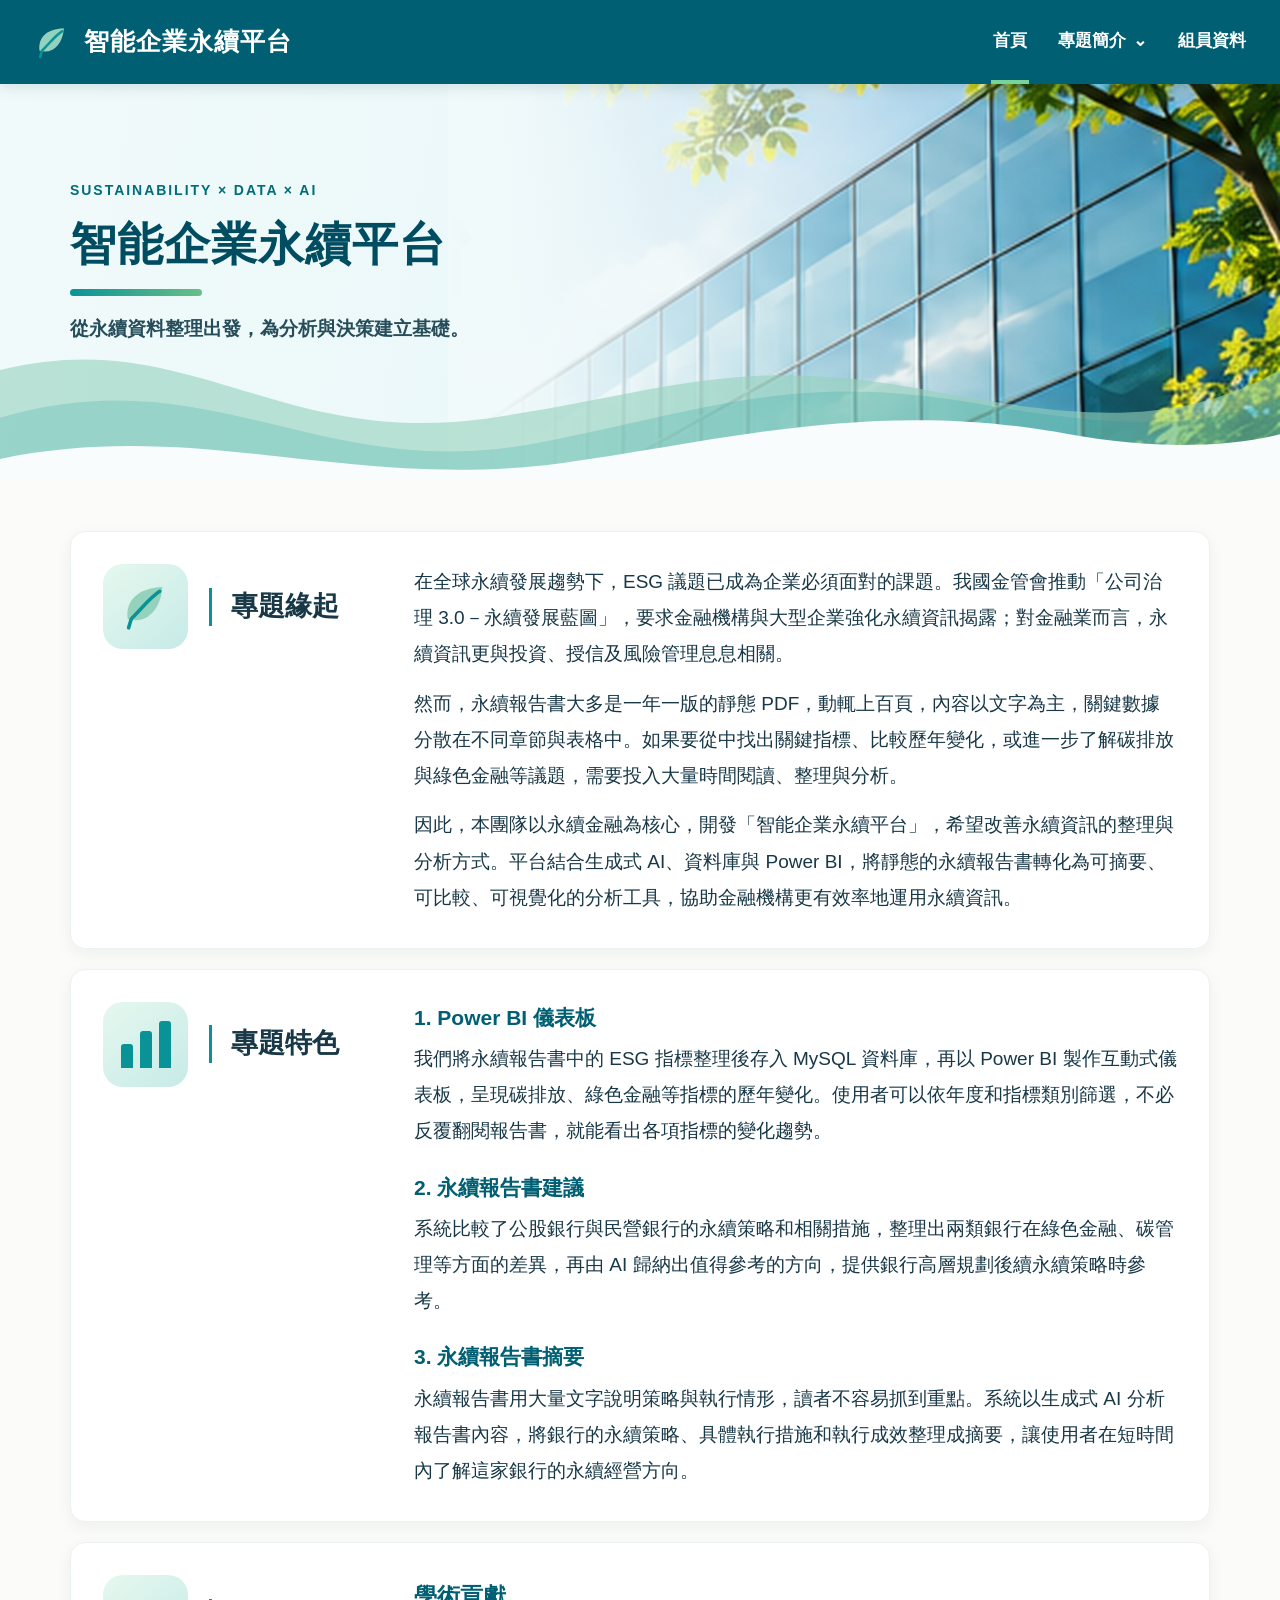
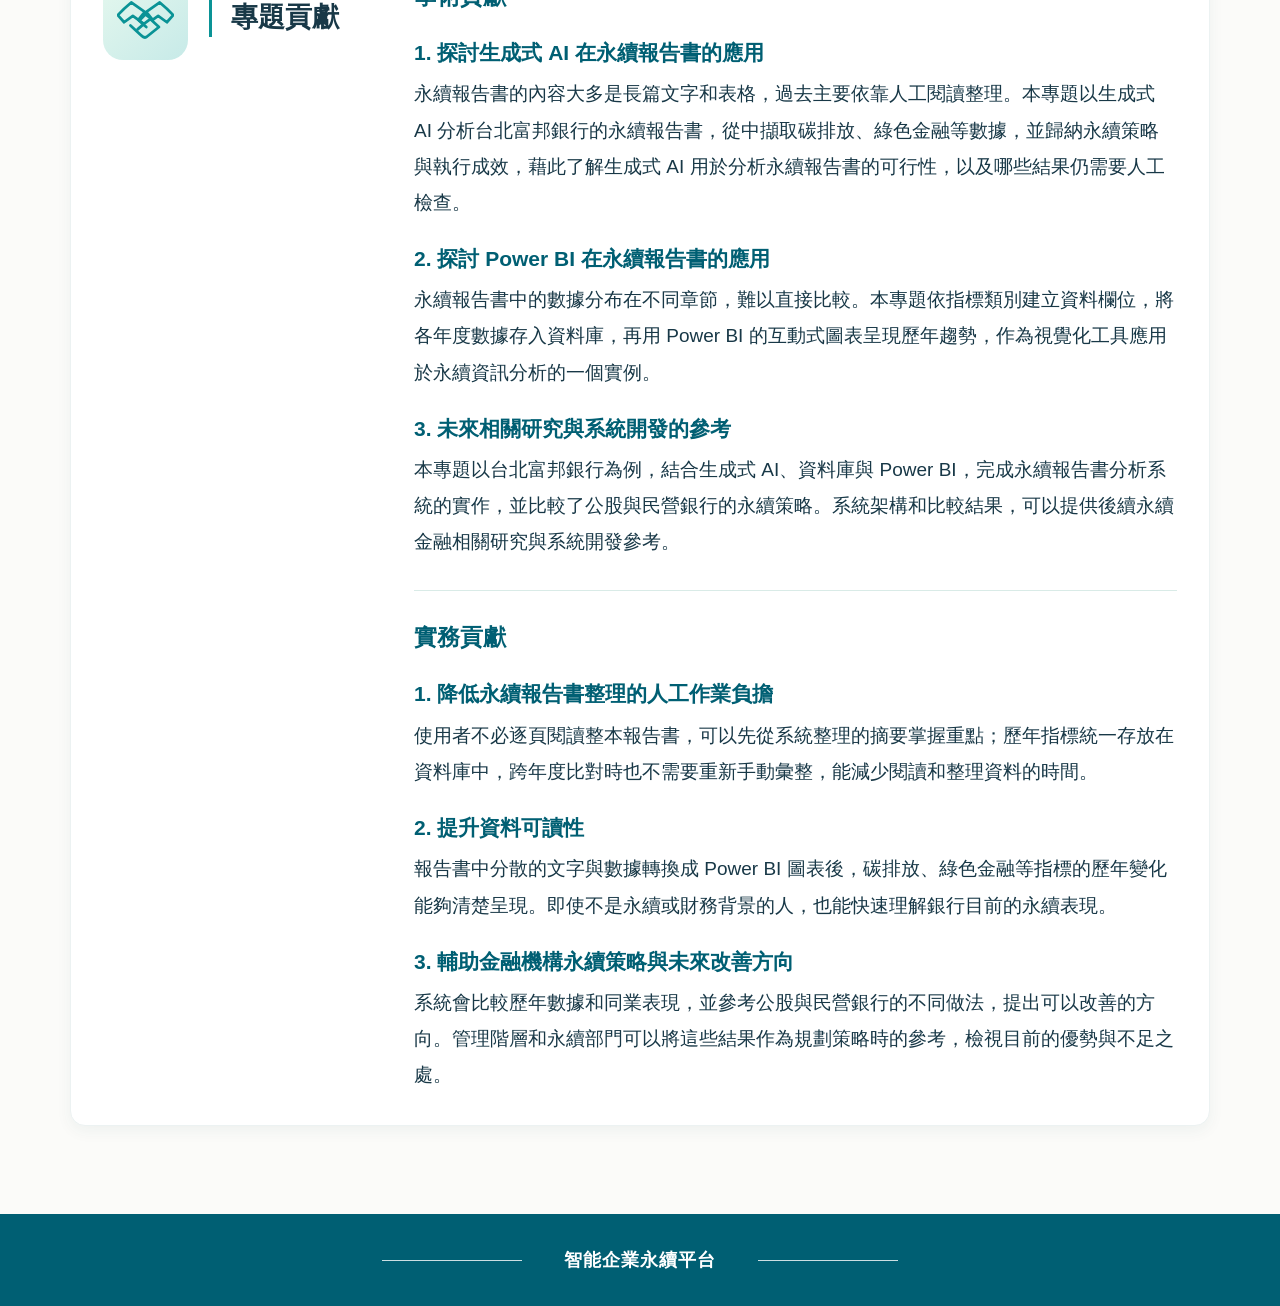
<file: index.htm>
<!DOCTYPE html>
<html lang="zh-Hant">
<head>
  <meta charset="UTF-8">
  <meta name="viewport" content="width=device-width, initial-scale=1.0">
  <meta name="description" content="智能企業永續平台：以 AI 輔助整理永續資料、人工確認並匯入 MySQL，為後續 Power BI 分析建立基礎。">
  <title>專題簡介｜智能企業永續平台</title>
  <link rel="stylesheet" href="style.css">
  <script src="script.js" defer></script>
</head>
<body>
  <a class="skip-link" href="#main">跳至主要內容</a>
  <header class="site-header">
    <div class="header-inner">
      <a class="brand" href="index.html"><img src="assets/leaf.svg" class="brand-leaf" alt=""><span>智能企業永續平台</span></a>
      <button class="menu-button" type="button" aria-expanded="false" aria-controls="main-nav" aria-label="開啟選單">☰</button>
      <nav class="nav" id="main-nav" aria-label="網站導覽">
        <a class="nav-link active" href="index.html" aria-current="page">首頁</a>
        <details class="nav-dropdown"><summary>專題簡介 <span class="arrow">⌄</span></summary>
          <div class="dropdown-list"><a href="index.html#origin">專題緣起</a><a href="index.html#features">專題特色</a><a href="index.html#contribution">專題貢獻</a></div>
        </details>
        <a class="nav-link" href="team.html">組員資料</a>

      </nav>
    </div>
  </header>
  <main id="main">
    <section class="hero" aria-label="首頁 Banner">
      <div class="hero-photo" aria-hidden="true"></div>
      <div class="hero-inner"><p class="hero-kicker">SUSTAINABILITY × DATA × AI</p><h1>智能企業永續平台</h1><span class="hero-underline"></span><p class="hero-subtitle">從永續資料整理出發，為分析與決策建立基礎。</p></div>
      <img class="hero-wave" src="assets/wave.svg" alt="">
    </section>
    <div class="home-sections container">
      <section class="intro-row" id="origin">
        <div class="intro-label"><div class="intro-icon" aria-hidden="true"><img src="assets/leaf.svg" alt=""></div><h2>專題緣起</h2></div>
        <div class="intro-copy"><p>在全球永續發展趨勢下，ESG 議題已成為企業必須面對的課題。我國金管會推動「公司治理 3.0－永續發展藍圖」，要求金融機構與大型企業強化永續資訊揭露；對金融業而言，永續資訊更與投資、授信及風險管理息息相關。</p><p>然而，永續報告書大多是一年一版的靜態 PDF，動輒上百頁，內容以文字為主，關鍵數據分散在不同章節與表格中。如果要從中找出關鍵指標、比較歷年變化，或進一步了解碳排放與綠色金融等議題，需要投入大量時間閱讀、整理與分析。</p><p>因此，本團隊以永續金融為核心，開發「智能企業永續平台」，希望改善永續資訊的整理與分析方式。平台結合生成式 AI、資料庫與 Power BI，將靜態的永續報告書轉化為可摘要、可比較、可視覺化的分析工具，協助金融機構更有效率地運用永續資訊。</p></div>
      </section>
      <section class="intro-row" id="features">
        <div class="intro-label"><div class="intro-icon" aria-hidden="true"><span class="bar-icon"><i></i><i></i><i></i></span></div><h2>專題特色</h2></div>
        <div class="intro-copy"><div class="content-item"><h3>1. Power BI 儀表板</h3><p>我們將永續報告書中的 ESG 指標整理後存入 MySQL 資料庫，再以 Power BI 製作互動式儀表板，呈現碳排放、綠色金融等指標的歷年變化。使用者可以依年度和指標類別篩選，不必反覆翻閱報告書，就能看出各項指標的變化趨勢。</p></div>
<div class="content-item"><h3>2. 永續報告書建議</h3><p>系統比較了公股銀行與民營銀行的永續策略和相關措施，整理出兩類銀行在綠色金融、碳管理等方面的差異，再由 AI 歸納出值得參考的方向，提供銀行高層規劃後續永續策略時參考。</p></div>
<div class="content-item"><h3>3. 永續報告書摘要</h3><p>永續報告書用大量文字說明策略與執行情形，讀者不容易抓到重點。系統以生成式 AI 分析報告書內容，將銀行的永續策略、具體執行措施和執行成效整理成摘要，讓使用者在短時間內了解這家銀行的永續經營方向。</p></div></div>
      </section>
      <section class="intro-row" id="contribution">
        <div class="intro-label"><div class="intro-icon" aria-hidden="true"><img src="assets/contribution.svg" alt=""></div><h2>專題貢獻</h2></div>
        <div class="intro-copy contribution-copy">
          <section class="contribution-group"><h3>學術貢獻</h3><div class="content-item"><h4>1. 探討生成式 AI 在永續報告書的應用</h4><p>永續報告書的內容大多是長篇文字和表格，過去主要依靠人工閱讀整理。本專題以生成式 AI 分析台北富邦銀行的永續報告書，從中擷取碳排放、綠色金融等數據，並歸納永續策略與執行成效，藉此了解生成式 AI 用於分析永續報告書的可行性，以及哪些結果仍需要人工檢查。</p></div>
<div class="content-item"><h4>2. 探討 Power BI 在永續報告書的應用</h4><p>永續報告書中的數據分布在不同章節，難以直接比較。本專題依指標類別建立資料欄位，將各年度數據存入資料庫，再用 Power BI 的互動式圖表呈現歷年趨勢，作為視覺化工具應用於永續資訊分析的一個實例。</p></div>
<div class="content-item"><h4>3. 未來相關研究與系統開發的參考</h4><p>本專題以台北富邦銀行為例，結合生成式 AI、資料庫與 Power BI，完成永續報告書分析系統的實作，並比較了公股與民營銀行的永續策略。系統架構和比較結果，可以提供後續永續金融相關研究與系統開發參考。</p></div></section>
          <section class="contribution-group"><h3>實務貢獻</h3><div class="content-item"><h4>1. 降低永續報告書整理的人工作業負擔</h4><p>使用者不必逐頁閱讀整本報告書，可以先從系統整理的摘要掌握重點；歷年指標統一存放在資料庫中，跨年度比對時也不需要重新手動彙整，能減少閱讀和整理資料的時間。</p></div>
<div class="content-item"><h4>2. 提升資料可讀性</h4><p>報告書中分散的文字與數據轉換成 Power BI 圖表後，碳排放、綠色金融等指標的歷年變化能夠清楚呈現。即使不是永續或財務背景的人，也能快速理解銀行目前的永續表現。</p></div>
<div class="content-item"><h4>3. 輔助金融機構永續策略與未來改善方向</h4><p>系統會比較歷年數據和同業表現，並參考公股與民營銀行的不同做法，提出可以改善的方向。管理階層和永續部門可以將這些結果作為規劃策略時的參考，檢視目前的優勢與不足之處。</p></div></section>
        </div>
      </section>

    </div>
</main>
  <footer class="site-footer"><span class="footer-line"></span><span>智能企業永續平台</span><span class="footer-line"></span></footer>
</body>
</html>
</file>
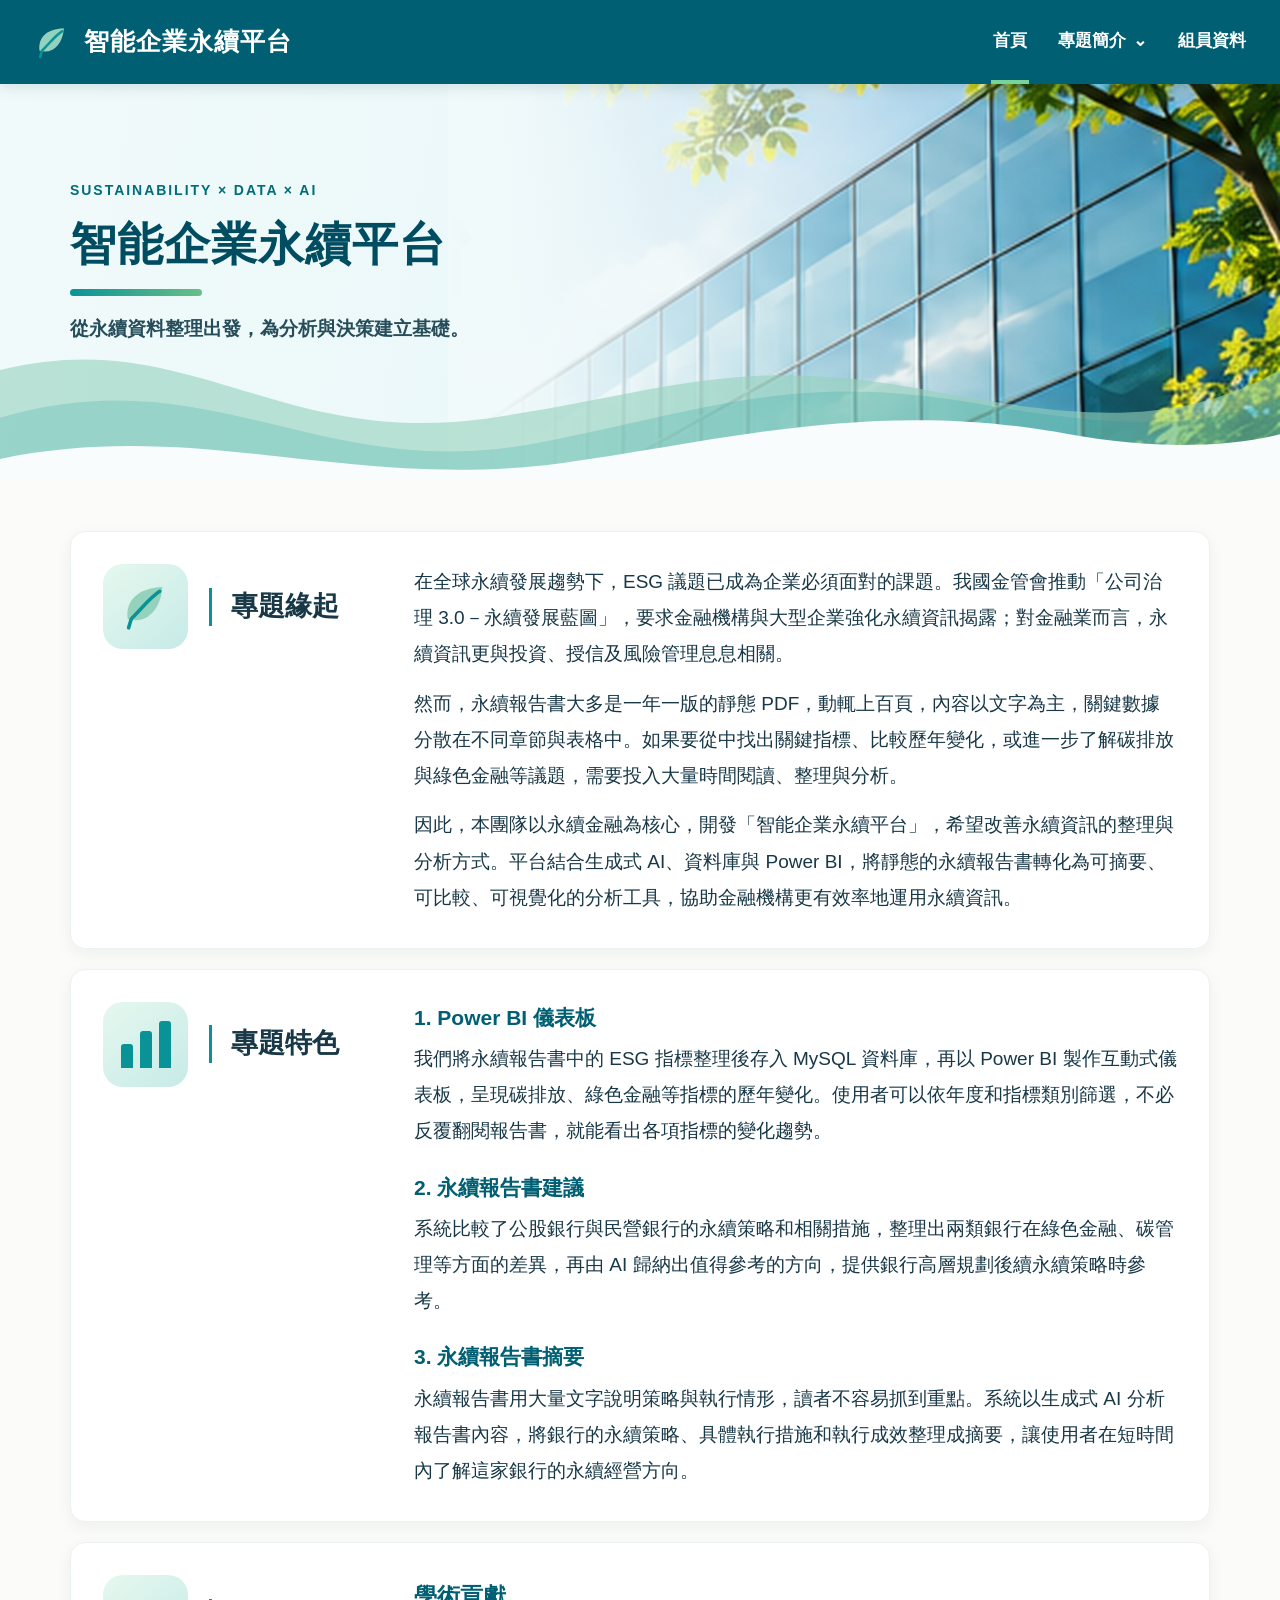
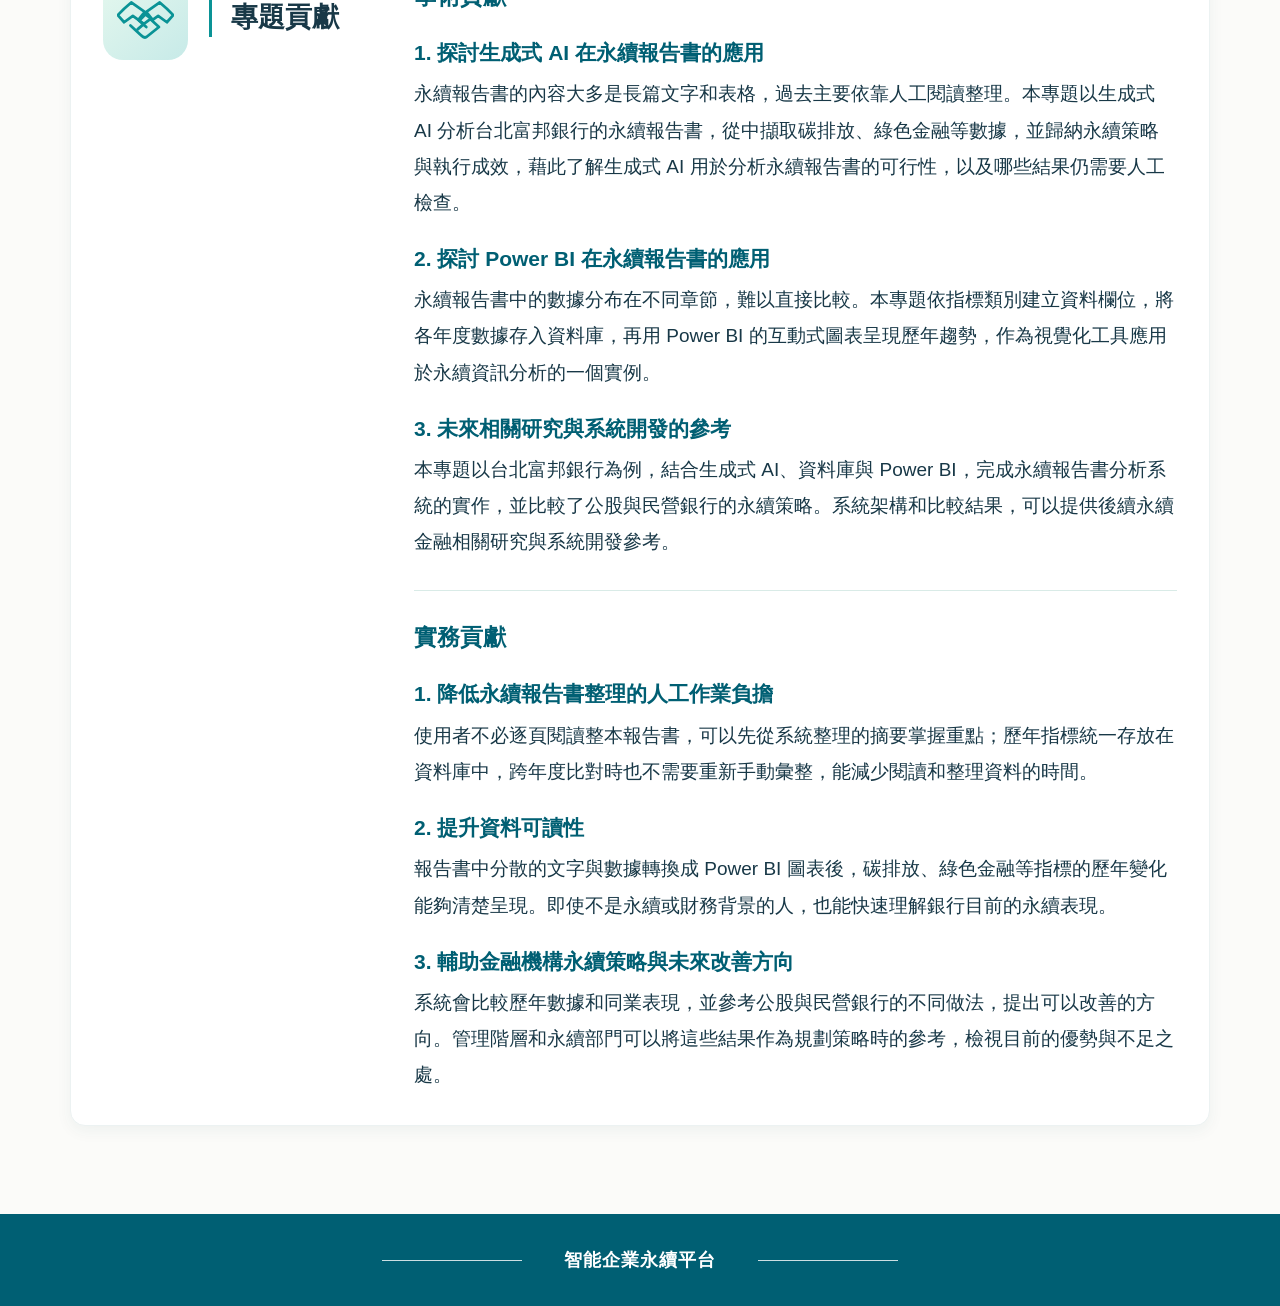
<file: system.html>
<!doctype html>
<html lang="zh-Hant"><head><meta charset="utf-8"><meta name="viewport" content="width=device-width,initial-scale=1"><meta http-equiv="refresh" content="0;url=index.html"><title>智能企業永續平台</title></head><body><p><a href="index.html">返回首頁</a></p></body></html>
</file>
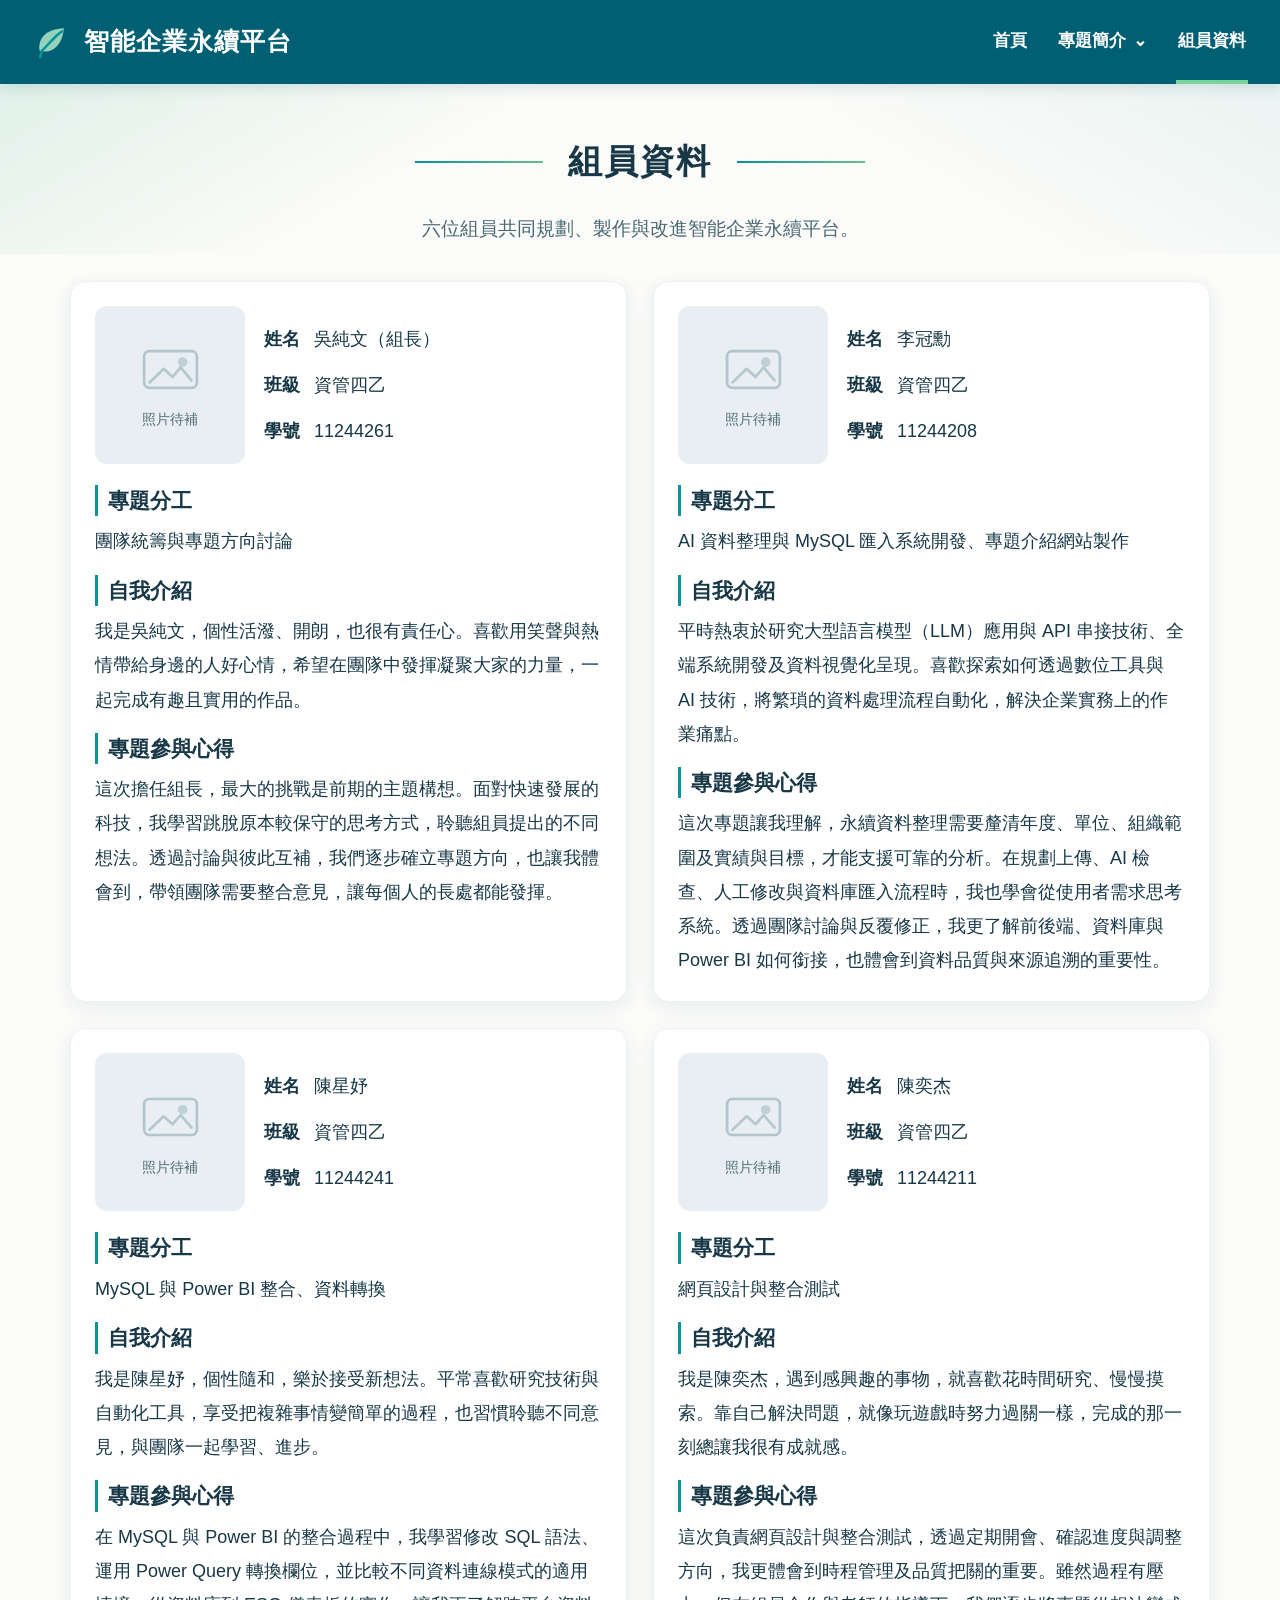
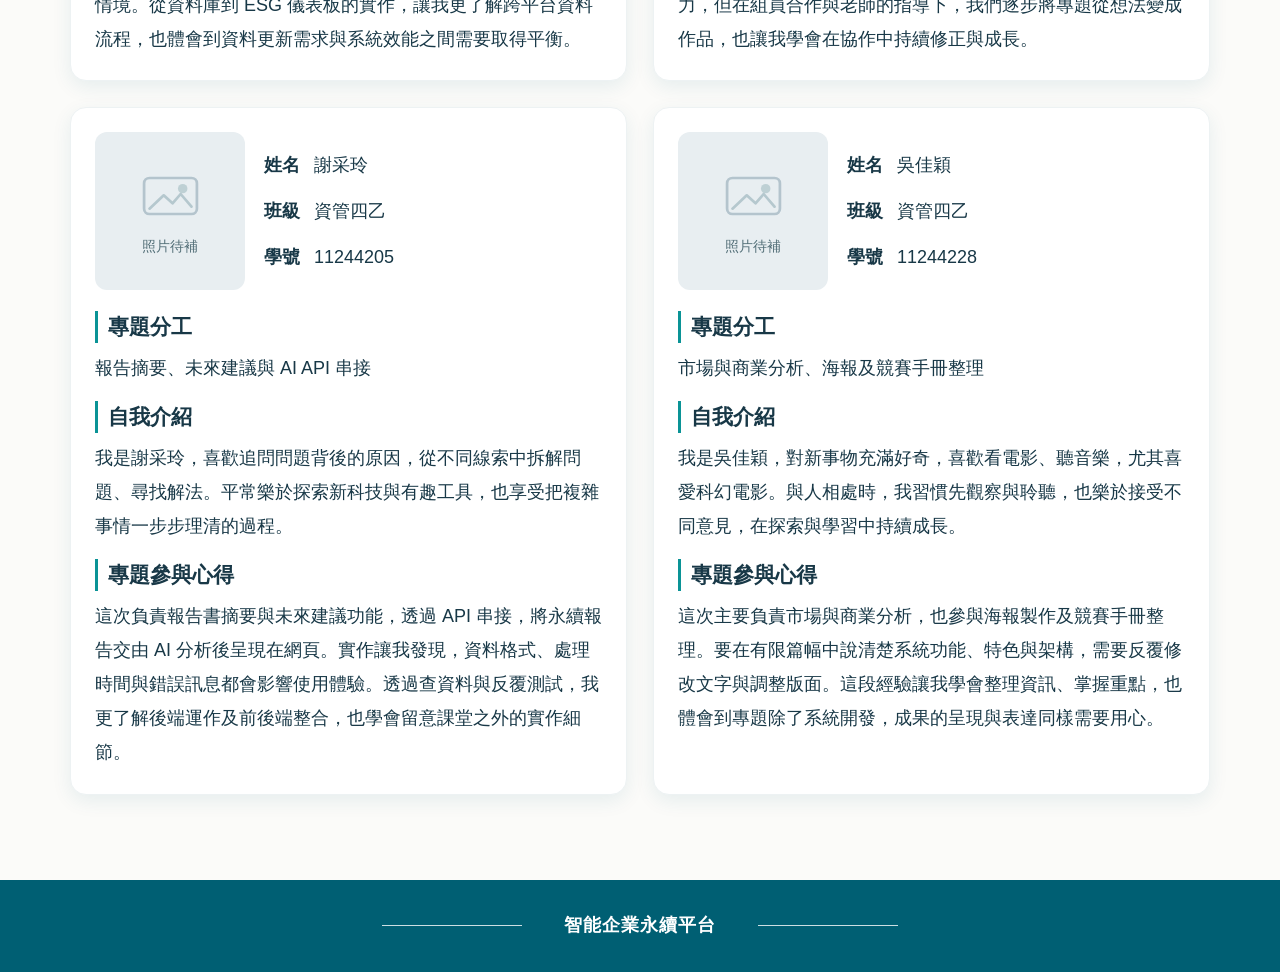
<file: team.htm>
<!DOCTYPE html>
<html lang="zh-Hant">
<head>
  <meta charset="UTF-8">
  <meta name="viewport" content="width=device-width, initial-scale=1.0">
  <meta name="description" content="智能企業永續平台：以 AI 輔助整理永續資料、人工確認並匯入 MySQL，為後續 Power BI 分析建立基礎。">
  <title>組員資料｜智能企業永續平台</title>
  <link rel="stylesheet" href="style.css">
  <script src="script.js" defer></script>
</head>
<body>
  <a class="skip-link" href="#main">跳至主要內容</a>
  <header class="site-header">
    <div class="header-inner">
      <a class="brand" href="index.html"><img src="assets/leaf.svg" class="brand-leaf" alt=""><span>智能企業永續平台</span></a>
      <button class="menu-button" type="button" aria-expanded="false" aria-controls="main-nav" aria-label="開啟選單">☰</button>
      <nav class="nav" id="main-nav" aria-label="網站導覽">
        <a class="nav-link" href="index.html">首頁</a>
        <details class="nav-dropdown"><summary>專題簡介 <span class="arrow">⌄</span></summary>
          <div class="dropdown-list"><a href="index.html#origin">專題緣起</a><a href="index.html#features">專題特色</a><a href="index.html#contribution">專題貢獻</a></div>
        </details>
        <a class="nav-link active" href="team.html" aria-current="page">組員資料</a>
        
      </nav>
    </div>
  </header>
  <main id="main">
    <div class="page-accent" aria-hidden="true"></div>
    <section class="interior container" aria-label="組員資料">
      <div class="section-heading"><span></span><h1>組員資料</h1><span></span></div>
      <p class="page-intro">六位組員共同規劃、製作與改進智能企業永續平台。</p>
      <div class="members-grid">
      <article class="member-card" aria-label="吳純文組員資料">
        <div class="member-head">
          <div class="member-photo" aria-label="吳純文的照片待提供"><img src="assets/picture-placeholder.svg" alt=""><span>照片待補</span></div>
          <dl class="member-details">
            <div><dt class="field-label">姓名</dt><dd>吳純文（組長）</dd></div>
            <div><dt class="field-label">班級</dt><dd>資管四乙</dd></div>
            <div><dt class="field-label">學號</dt><dd>11244261</dd></div>
          </dl>
        </div>
        <div class="member-field"><h2>專題分工</h2><p>團隊統籌與專題方向討論</p></div>
        <div class="member-field"><h2>自我介紹</h2><p>我是吳純文，個性活潑、開朗，也很有責任心。喜歡用笑聲與熱情帶給身邊的人好心情，希望在團隊中發揮凝聚大家的力量，一起完成有趣且實用的作品。</p></div>
        <div class="member-field"><h2>專題參與心得</h2><p>這次擔任組長，最大的挑戰是前期的主題構想。面對快速發展的科技，我學習跳脫原本較保守的思考方式，聆聽組員提出的不同想法。透過討論與彼此互補，我們逐步確立專題方向，也讓我體會到，帶領團隊需要整合意見，讓每個人的長處都能發揮。</p></div>
      </article>

      <article class="member-card" aria-label="李冠勳組員資料">
        <div class="member-head">
          <div class="member-photo" aria-label="李冠勳的照片待提供"><img src="assets/picture-placeholder.svg" alt=""><span>照片待補</span></div>
          <dl class="member-details">
            <div><dt class="field-label">姓名</dt><dd>李冠勳</dd></div>
            <div><dt class="field-label">班級</dt><dd>資管四乙</dd></div>
            <div><dt class="field-label">學號</dt><dd>11244208</dd></div>
          </dl>
        </div>
        <div class="member-field"><h2>專題分工</h2><p>AI 資料整理與 MySQL 匯入系統開發、專題介紹網站製作</p></div>
        <div class="member-field"><h2>自我介紹</h2><p>平時熱衷於研究大型語言模型（LLM）應用與 API 串接技術、全端系統開發及資料視覺化呈現。喜歡探索如何透過數位工具與 AI 技術，將繁瑣的資料處理流程自動化，解決企業實務上的作業痛點。</p></div>
        <div class="member-field"><h2>專題參與心得</h2><p>這次專題讓我理解，永續資料整理需要釐清年度、單位、組織範圍及實績與目標，才能支援可靠的分析。在規劃上傳、AI 檢查、人工修改與資料庫匯入流程時，我也學會從使用者需求思考系統。透過團隊討論與反覆修正，我更了解前後端、資料庫與 Power BI 如何銜接，也體會到資料品質與來源追溯的重要性。</p></div>
      </article>

      <article class="member-card" aria-label="陳星妤組員資料">
        <div class="member-head">
          <div class="member-photo" aria-label="陳星妤的照片待提供"><img src="assets/picture-placeholder.svg" alt=""><span>照片待補</span></div>
          <dl class="member-details">
            <div><dt class="field-label">姓名</dt><dd>陳星妤</dd></div>
            <div><dt class="field-label">班級</dt><dd>資管四乙</dd></div>
            <div><dt class="field-label">學號</dt><dd>11244241</dd></div>
          </dl>
        </div>
        <div class="member-field"><h2>專題分工</h2><p>MySQL 與 Power BI 整合、資料轉換</p></div>
        <div class="member-field"><h2>自我介紹</h2><p>我是陳星妤，個性隨和，樂於接受新想法。平常喜歡研究技術與自動化工具，享受把複雜事情變簡單的過程，也習慣聆聽不同意見，與團隊一起學習、進步。</p></div>
        <div class="member-field"><h2>專題參與心得</h2><p>在 MySQL 與 Power BI 的整合過程中，我學習修改 SQL 語法、運用 Power Query 轉換欄位，並比較不同資料連線模式的適用情境。從資料庫到 ESG 儀表板的實作，讓我更了解跨平台資料流程，也體會到資料更新需求與系統效能之間需要取得平衡。</p></div>
      </article>

      <article class="member-card" aria-label="陳奕杰組員資料">
        <div class="member-head">
          <div class="member-photo" aria-label="陳奕杰的照片待提供"><img src="assets/picture-placeholder.svg" alt=""><span>照片待補</span></div>
          <dl class="member-details">
            <div><dt class="field-label">姓名</dt><dd>陳奕杰</dd></div>
            <div><dt class="field-label">班級</dt><dd>資管四乙</dd></div>
            <div><dt class="field-label">學號</dt><dd>11244211</dd></div>
          </dl>
        </div>
        <div class="member-field"><h2>專題分工</h2><p>網頁設計與整合測試</p></div>
        <div class="member-field"><h2>自我介紹</h2><p>我是陳奕杰，遇到感興趣的事物，就喜歡花時間研究、慢慢摸索。靠自己解決問題，就像玩遊戲時努力過關一樣，完成的那一刻總讓我很有成就感。</p></div>
        <div class="member-field"><h2>專題參與心得</h2><p>這次負責網頁設計與整合測試，透過定期開會、確認進度與調整方向，我更體會到時程管理及品質把關的重要。雖然過程有壓力，但在組員合作與老師的指導下，我們逐步將專題從想法變成作品，也讓我學會在協作中持續修正與成長。</p></div>
      </article>

      <article class="member-card" aria-label="謝采玲組員資料">
        <div class="member-head">
          <div class="member-photo" aria-label="謝采玲的照片待提供"><img src="assets/picture-placeholder.svg" alt=""><span>照片待補</span></div>
          <dl class="member-details">
            <div><dt class="field-label">姓名</dt><dd>謝采玲</dd></div>
            <div><dt class="field-label">班級</dt><dd>資管四乙</dd></div>
            <div><dt class="field-label">學號</dt><dd>11244205</dd></div>
          </dl>
        </div>
        <div class="member-field"><h2>專題分工</h2><p>報告摘要、未來建議與 AI API 串接</p></div>
        <div class="member-field"><h2>自我介紹</h2><p>我是謝采玲，喜歡追問問題背後的原因，從不同線索中拆解問題、尋找解法。平常樂於探索新科技與有趣工具，也享受把複雜事情一步步理清的過程。</p></div>
        <div class="member-field"><h2>專題參與心得</h2><p>這次負責報告書摘要與未來建議功能，透過 API 串接，將永續報告交由 AI 分析後呈現在網頁。實作讓我發現，資料格式、處理時間與錯誤訊息都會影響使用體驗。透過查資料與反覆測試，我更了解後端運作及前後端整合，也學會留意課堂之外的實作細節。</p></div>
      </article>

      <article class="member-card" aria-label="吳佳穎組員資料">
        <div class="member-head">
          <div class="member-photo" aria-label="吳佳穎的照片待提供"><img src="assets/picture-placeholder.svg" alt=""><span>照片待補</span></div>
          <dl class="member-details">
            <div><dt class="field-label">姓名</dt><dd>吳佳穎</dd></div>
            <div><dt class="field-label">班級</dt><dd>資管四乙</dd></div>
            <div><dt class="field-label">學號</dt><dd>11244228</dd></div>
          </dl>
        </div>
        <div class="member-field"><h2>專題分工</h2><p>市場與商業分析、海報及競賽手冊整理</p></div>
        <div class="member-field"><h2>自我介紹</h2><p>我是吳佳穎，對新事物充滿好奇，喜歡看電影、聽音樂，尤其喜愛科幻電影。與人相處時，我習慣先觀察與聆聽，也樂於接受不同意見，在探索與學習中持續成長。</p></div>
        <div class="member-field"><h2>專題參與心得</h2><p>這次主要負責市場與商業分析，也參與海報製作及競賽手冊整理。要在有限篇幅中說清楚系統功能、特色與架構，需要反覆修改文字與調整版面。這段經驗讓我學會整理資訊、掌握重點，也體會到專題除了系統開發，成果的呈現與表達同樣需要用心。</p></div>
      </article>
      </div>
    </section>
</main>
  <footer class="site-footer"><span class="footer-line"></span><span>智能企業永續平台</span><span class="footer-line"></span></footer>
</body>
</html>
</file>
<file: style.css>
/* ==============================
   A 系列：永續綠藍 #005F73 / #0A9396
   三頁共用樣式；只使用基本 CSS + RWD 媒體查詢
   ============================== */
:root {
  --navy: #005F73;      /* 導覽列與 Footer */
  --teal: #0A9396;      /* 點綴色 */
  --mint: #94D2BD;      /* 淡綠色 */
  --pale: #E9F5F2;      /* 區塊淺色 */
  --paper: #FBFBF9;     /* 全站背景 */
  --ink: #183847;       /* 標題文字 */
  --muted: #5D7580;     /* 內文文字 */
  --content-width: 1140px;
}
* { box-sizing: border-box; }
html { scroll-behavior: smooth; scroll-padding-top: 100px; }
body { margin: 0; background: var(--paper); color: var(--ink); font-family: "Microsoft JhengHei", "PingFang TC", "Noto Sans TC", sans-serif; line-height: 1.65; }
a { text-decoration: none; color: inherit; }
.container { width: calc(100% - 64px); max-width: var(--content-width); margin: 0 auto; }

/* 共用固定導覽列 */
.site-header { background: var(--navy); color: white; position: sticky; top: 0; z-index: 20; box-shadow: 0 3px 14px rgba(11,74,82,.14); }
.header-inner { max-width: 1240px; width: calc(100% - 64px); margin: 0 auto; min-height: 78px; display: flex; justify-content: space-between; align-items: center; gap: 26px; }
.brand { display: flex; align-items: center; gap: 12px; flex-shrink: 0; font-weight: bold; font-size: 25px; letter-spacing: 1px; }
.brand-leaf { width: 40px; height: 40px; }
.nav { display: flex; align-items: center; gap: 27px; font-size: 16px; font-weight: bold; }
.nav-link, .nav-dropdown summary { display: block; padding: 25px 2px 23px; border-bottom: 4px solid transparent; white-space: nowrap; cursor: pointer; }
.nav-link:hover, .nav-link.active, .nav-dropdown summary:hover { border-color: #79D49C; }
.nav-dropdown { position: relative; }
.nav-dropdown summary { list-style: none; }
.nav-dropdown summary::-webkit-details-marker { display: none; }
.arrow { font-size: 17px; padding-left: 2px; }
.dropdown-list { position: absolute; top: 100%; left: 0; min-width: 148px; background: white; color: var(--ink); box-shadow: 0 12px 26px rgba(7,44,53,.16); border-radius: 0 0 10px 10px; overflow: hidden; }
.dropdown-list a { display: block; font-weight: normal; padding: 10px 16px; }
.dropdown-list a:hover { background: var(--pale); color: var(--navy); }
.menu-button { display: none; }

/* 首頁 Banner：右側建築圖像與底部淺綠波浪，接近 A 系列模擬圖 */
.hero { min-height: 397px; background: linear-gradient(100deg,#F1FAFB 0%,#E9F7F8 54%,#ACDAE0 100%); position: relative; overflow: hidden; }
.hero-photo { position: absolute; right: 0; top: 0; bottom: 0; width: 65%; background: url("assets/banner-building.jpg") center center / cover no-repeat; }
.hero-photo::before { content: ""; position: absolute; inset: 0; background: linear-gradient(90deg,#F1FAFB 0%,rgba(241,250,251,.97) 6%,rgba(241,250,251,.65) 31%,rgba(241,250,251,0) 69%); }
.hero-inner { width: calc(100% - 64px); max-width: var(--content-width); margin: auto; position: relative; z-index: 1; padding-top: 120px; }
.hero h1 { font-size: clamp(34px, 3.6vw, 49px); margin: 0 0 13px; font-weight: 800; line-height: 1.4; color: #004D61; letter-spacing: 1px; }
.hero-underline { display: block; width: 132px; height: 7px; background: linear-gradient(90deg, var(--teal), #69BF88); border-radius: 8px; }
.hero-wave { position: absolute; bottom: -1px; left: 0; width: 100%; height: 130px; object-fit: fill; z-index: 2; pointer-events: none; }

/* 首頁介紹 - 模擬圖的三個橫向資訊列，不再另加「專題簡介」大標題 */
.home-sections { padding: 50px 0 68px; }
.intro-row { background: #fff; box-shadow: 0 5px 16px rgba(5,67,79,.055); border: 1px solid #ECF2F2; border-radius: 15px; min-height: 163px; margin-bottom: 20px; padding: 24px 32px; display: grid; grid-template-columns: 286px 1fr; gap: 25px; align-items: center; }
.intro-label { display: flex; align-items: center; gap: 21px; }
.intro-label h2 { margin: 0; padding-left: 19px; border-left: 3px solid var(--teal); font-size: 25px; white-space: nowrap; line-height: 1.4; }
.intro-icon { width: 85px; height: 85px; flex: 0 0 85px; border-radius: 20px; background: linear-gradient(140deg,#E5F8EE,#C7EAE8); display: flex; justify-content: center; align-items: center; font-size: 62px; font-weight: bold; color: var(--teal); }
.intro-icon img { display: block; width: 57px; height: 57px; }
.bar-icon { display: flex; align-items: end; gap: 7px; height: 48px; }
.bar-icon i { width: 12px; background: var(--teal); display: block; border-radius: 3px 3px 0 0; }
.bar-icon i:nth-child(1) { height: 24px; }
.bar-icon i:nth-child(2) { height: 37px; }
.bar-icon i:nth-child(3) { height: 47px; }
.intro-empty { min-width: 0; }
.placeholder-lines { width: 100%; display: flex; flex-direction: column; gap: 12px; }
.placeholder-lines span { display: block; background: linear-gradient(90deg,#D3DDE1,#E1E7E9); height: 11px; border-radius: 20px; }
.intro-contribution { display: grid; gap: 14px; }
.contribution-line { display: grid; grid-template-columns: 72px 1fr; align-items: center; gap: 12px; }
.contribution-line strong { color: var(--navy); font-size: 15px; }
.contribution-line .placeholder-lines { gap: 8px; }
.contribution-line .placeholder-lines span { height: 8px; }

/* 組員與系統分頁的大標題：置中，左右線條對稱 */
.interior { padding-top: 54px; padding-bottom: 85px; }
.page-accent { position: absolute; width: 100%; height: 170px; pointer-events: none; background: linear-gradient(150deg,rgba(148,210,189,.26),transparent 35%), linear-gradient(210deg,rgba(10,147,150,.075),transparent 32%); }
.section-heading { display: flex; align-items: center; justify-content: center; gap: 25px; margin: 0 0 40px; position: relative; }
.section-heading h1 { font-size: 34px; line-height: 1.4; text-align: center; margin: 0; white-space: nowrap; letter-spacing: 2px; }
.section-heading > span { display: block; height: 2px; width: 128px; max-width: 22%; background: linear-gradient(90deg,var(--teal),#69BF88); }

/* 組員資料：桌面版兩欄、共六張卡片；空白欄位不編造資料 */
.members-grid { display: grid; grid-template-columns: repeat(2,minmax(0,1fr)); gap: 26px; }
.member-card { background: #fff; border-radius: 16px; border: 1px solid #EDF2F3; box-shadow: 0 6px 19px rgba(0,95,115,.085); padding: 23px 25px 24px; }
.member-head { display: flex; align-items: stretch; gap: 19px; margin-bottom: 21px; }
.member-photo { width: 150px; height: 140px; background: #E8EEF1; border-radius: 12px; flex-shrink: 0; display: flex; align-items: center; justify-content: center; }
.member-photo img { width: 67px; opacity: .88; }
.member-details { display: flex; flex: 1; flex-direction: column; justify-content: center; gap: 12px; min-width: 0; }
.member-details > div { display: flex; align-items: center; gap: 12px; }
.field-label { min-width: 38px; font-size: 15px; font-weight: bold; color: var(--ink); }
.field-blank { flex: 1; height: 16px; background: #E2E8EA; border-radius: 5px; }
.member-field { margin-top: 16px; }
.member-field h3 { font-size: 16px; font-weight: bold; margin: 0 0 9px; padding-left: 11px; border-left: 3px solid var(--teal); }
.member-field .placeholder-lines { gap: 9px; }
.member-field .placeholder-lines span { height: 8px; }

/* 系統展示：左右交錯但中央線位置固定，不加一大圈雙框 */
.system-page { max-width: 1070px; }
.system-rows { display: flex; flex-direction: column; gap: 60px; padding-top: 4px; }
.system-row { display: grid; grid-template-columns: minmax(0,1fr) 3px minmax(0,1fr); align-items: center; min-height: 215px; }
.system-half { min-width: 0; padding: 0 28px; }
.system-divider { background: var(--teal); width: 3px; height: 150px; border-radius: 3px; align-self: center; }
.system-picture { background: linear-gradient(145deg,#E9F0F2,#E0E8EB); border-radius: 12px; width: 100%; height: 200px; display: flex; align-items: center; justify-content: center; }
.system-picture img { width: 93px; opacity: .88; }
.system-description .placeholder-lines { gap: 15px; }
.system-description .placeholder-lines span:first-child { height: 12px; background: #7D929A; }

/* Footer */
.site-footer { min-height: 92px; display: flex; align-items: center; justify-content: center; gap: 42px; padding: 20px 24px; color: #fff; background: var(--navy); font-size: 18px; font-weight: bold; letter-spacing: 1px; text-align: center; }
.footer-line { width: 140px; height: 1px; background: rgba(255,255,255,.8); }

/* 平板 / 手機 RWD：桌面畫面不變，窄螢幕自動改成單欄與折疊導覽 */
@media (max-width: 900px) {
  .brand { font-size: 21px; }
  .header-inner { min-height: 70px; width: calc(100% - 34px); }
  .menu-button { display: block; cursor: pointer; border: 1px solid rgba(255,255,255,.55); border-radius: 7px; padding: 3px 10px; background: none; color: #fff; font-size: 24px; }
  .nav { display: none; position: absolute; left: 0; right: 0; top: 100%; flex-direction: column; align-items: stretch; gap: 0; background: var(--navy); padding: 8px 20px 17px; box-shadow: 0 9px 13px rgba(0,0,0,.1); }
  .nav.is-open { display: flex; }
  .nav-link, .nav-dropdown summary { padding: 11px 8px; border-bottom: 1px solid rgba(255,255,255,.15); }
  .nav-link.active { border-left: 4px solid #79D49C; }
  .dropdown-list { position: static; border-radius: 7px; box-shadow: none; margin: 0 0 9px; }
  .hero { min-height: 340px; }
  .hero-inner { padding-top: 100px; }
  .intro-row { grid-template-columns: 250px 1fr; gap: 18px; padding: 20px; }
  .intro-label { gap: 12px; }
  .intro-label h2 { font-size: 23px; padding-left: 12px; }
  .intro-icon { width: 75px; height: 75px; flex-basis: 75px; }
  .member-head { flex-direction: column; }
  .member-photo { width: 100%; height: 120px; }
}
@media (max-width: 650px) {
  .container { width: calc(100% - 30px); }
  .brand { font-size: 19px; gap: 7px; }
  .brand-leaf { width: 32px; height: 32px; }
  .hero { min-height: 280px; }
  .hero-photo { width: 100%; opacity: .45; }
  .hero-photo::before { background: linear-gradient(90deg,rgba(241,250,251,.97),rgba(241,250,251,.53)); }
  .hero-inner { width: calc(100% - 36px); padding-top: 85px; }
  .hero h1 { font-size: 29px; }
  .hero-wave { height: 70px; }
  .home-sections { padding-top: 30px; padding-bottom: 45px; }
  .intro-row { grid-template-columns: 1fr; gap: 18px; padding: 20px; min-height: auto; }
  .intro-icon { width: 57px; height: 57px; flex-basis: 57px; font-size: 40px; }
  .bar-icon { transform: scale(.75); }
  .intro-icon img { width: 42px; height: 42px; }
  .intro-label h2 { font-size: 22px; }
  .intro-empty { padding: 0 4px; }
  .interior { padding-top: 38px; padding-bottom: 53px; }
  .section-heading { gap: 10px; margin-bottom: 29px; }
  .section-heading h1 { font-size: 24px; white-space: normal; letter-spacing: 0; }
  .section-heading > span { flex: 1; max-width: 48px; }
  .members-grid { grid-template-columns: 1fr; gap: 18px; }
  .member-head { flex-direction: row; }
  .member-photo { width: 110px; height: 125px; }
  .member-details { gap: 10px; }
  .member-card { padding: 18px; }
  .system-rows { gap: 36px; }
  .system-row { display: flex; flex-direction: column; gap: 17px; }
  .system-row .system-half { width: 100%; padding: 0; }
  .system-divider { display: none; }
  .system-picture { height: 190px; }
  .system-description { padding: 5px 4px 0; }
  .site-footer { gap: 17px; font-size: 15px; }
  .footer-line { width: 50px; }
}
@media (max-width: 370px) {
  .brand { font-size: 17px; }
  .member-head { flex-direction: column; }
  .member-photo { width: 100%; }
}

/* 專題內容與系統展示 */
body { font-size: 17px; line-height: 1.8; }
.skip-link { position: absolute; top: -80px; left: 12px; z-index: 100; padding: 8px 14px; background: #fff; color: #005F73; }
.skip-link:focus { top: 8px; }
a:focus-visible, button:focus-visible, summary:focus-visible { outline: 3px solid #f8c559; outline-offset: 3px; }
.hero-kicker { color: #006d79; font-size: 14px; font-weight: 700; letter-spacing: .14em; margin: 0 0 8px; }
.hero-inner { padding-top: 93px; }
.hero-subtitle { color: #264d59; font-size: 19px; font-weight: 600; margin: 15px 0 0; max-width: 27em; }
.intro-row { align-items: start; padding-top: 32px; padding-bottom: 32px; }
.intro-copy p { margin: 0 0 .7em; }
.intro-copy p:last-child { margin-bottom: 0; }
.intro-copy strong { color: #005F73; }
.feature-list { margin: 0; padding-left: 1.25em; }
.feature-list li + li { margin-top: .45em; }
.contribution-copy { display: grid; gap: 20px; }
.contribution-copy h3 { font-size: 20px; color: #005F73; margin: 0 0 5px; }
.home-next { margin-top: 30px; padding: 30px 34px; border-radius: 16px; background: #e6f4f0; display: flex; justify-content: space-between; align-items: center; gap: 22px; }
.home-next h2 { margin: 0 0 4px; font-size: 23px; }
.home-next p { margin: 0; }
.action-link { display: inline-flex; flex-shrink: 0; gap: 18px; align-items: center; color: white; background: #005f73; border-radius: 8px; padding: 10px 18px; font-weight: 700; }
.action-link:hover { background: #087f84; }
.page-intro { max-width: 700px; text-align: center; margin: -15px auto 34px; color: #4b6872; }
.members-grid { align-items: stretch; }
.member-card { padding: 24px; }
.member-head { align-items: stretch; }
.member-photo { height: 158px; position: relative; flex-direction: column; gap: 4px; }
.member-photo img { width: 65px; height: 65px; object-fit: contain; }
.member-photo span { color: #526e77; font-size: 14px; }
.member-photo.has-photo { overflow: hidden; }
.member-photo.has-photo img { display: block; width: 100%; height: 100%; object-fit: cover; opacity: 1; }
.member-details { margin: 0; }
.member-details > div { align-items: baseline; }
.member-details dt { flex: 0 0 auto; }
.member-details dd { margin: 0; overflow-wrap: anywhere; }
.field-label { font-size: 16px; }
.member-field h2 { font-size: 18px; line-height: 1.5; margin: 0 0 8px; padding-left: 10px; border-left: 3px solid var(--teal); }
.member-field p { margin: 0; font-size: 16px; line-height: 1.8; }
.system-rows { gap: 54px; }
.system-row { align-items: center; }
.system-description h2 { font-size: 25px; line-height: 1.45; margin: 6px 0 10px; }
.system-description p { margin: 0 0 14px; }
.step-number { color: #0a7f80; font-size: 14px; font-weight: 800; letter-spacing: .11em; }
.text-link { color: #006d79; font-weight: 700; display: inline-block; padding: 5px 0; border-bottom: 1px solid #8fc6bf; }
.screen-figure { margin: 0; }
.screen-figure a { display: block; }
.system-picture { height: 260px; padding: 8px; overflow: hidden; }
.system-picture img { width: 100%; height: 100%; object-fit: contain; opacity: 1; }
.screen-figure figcaption { color: #58727a; font-size: 14px; line-height: 1.6; margin-top: 8px; }
.detail-page { max-width: 1140px; }
.step-nav { display: flex; flex-wrap: wrap; gap: 9px; justify-content: center; margin-bottom: 26px; }
.step-nav a { color: #075866; background: #e7f3f0; padding: 8px 12px; border-radius: 7px; font-size: 15px; font-weight: 700; }
.step-nav a:hover, .step-nav a.current { color: white; background: #005f73; }
.detail-card { display: grid; grid-template-columns: 1fr 1fr; align-items: start; gap: 36px; padding: 32px; background: white; border: 1px solid #edf2f3; border-radius: 16px; box-shadow: 0 6px 19px rgba(0,95,115,.08); }
.detail-copy h2 { font-size: 25px; line-height: 1.45; margin: 6px 0 12px; }
.detail-copy p { margin: 0 0 12px; }
.detail-copy ul { padding-left: 1.3em; margin: 0 0 14px; }
.detail-copy li + li { margin-top: 7px; }
.detail-copy .scope-note { background: #e9f5f2; padding: 12px 15px; border-radius: 8px; margin: 0; font-size: 15px; }
.detail-visual .system-picture { height: 370px; }
.detail-pagination { display: flex; gap: 16px; justify-content: space-between; flex-wrap: wrap; margin-top: 25px; color: #006d79; font-weight: 700; }
@media (max-width: 900px) { .member-photo { height: 145px; } .detail-card { grid-template-columns: 1fr; } }
@media (max-width: 650px) {
  .hero-inner { padding-top: 58px; }
  .hero-kicker { font-size: 12px; }
  .hero-subtitle { font-size: 16px; max-width: 22em; }
  .home-next { flex-direction: column; align-items: flex-start; padding: 24px 20px; }
  .member-photo { width: 110px; height: 125px; }
  .member-field p { font-size: 16px; }
  .system-row:nth-child(even) .system-image-half { order: -1; }
  .system-picture { height: 220px; }
  .detail-card { padding: 22px; gap: 24px; }
  .detail-visual .system-picture { height: 280px; }
  .step-nav { justify-content: flex-start; }
}
@media (max-width: 370px) { .member-photo { width: 100%; } }

/* 首頁長篇內容的標題與段落 */
.intro-copy .content-item + .content-item { margin-top: 22px; }
.intro-copy .content-item h3, .intro-copy .content-item h4 { margin: 0 0 7px; font-size: 18px; line-height: 1.55; color: #005f73; }
.intro-copy .content-item p { margin: 0; }
.contribution-copy { gap: 30px; }
.contribution-group + .contribution-group { border-top: 1px solid #d9ebe7; padding-top: 25px; }
.contribution-group > h3 { margin: 0 0 18px; font-size: 21px; }

/* 加大內文及各層標題，方便閱讀 */
body { font-size: 19px; line-height: 1.9; }
.nav { font-size: 17px; }
.intro-label h2 { font-size: 27px; }
.intro-copy .content-item h3, .intro-copy .content-item h4 { font-size: 21px; line-height: 1.55; }
.contribution-group > h3 { font-size: 23px; }
.member-field h2 { font-size: 21px; }
.member-field p { font-size: 18px; line-height: 1.9; }
.field-label, .member-details dd { font-size: 18px; }
.page-intro { font-size: 19px; }
@media (max-width: 650px) {
  body { font-size: 18px; line-height: 1.85; }
  .intro-label h2 { font-size: 24px; }
  .intro-copy .content-item h3, .intro-copy .content-item h4 { font-size: 20px; }
  .member-field p { font-size: 18px; }
  .field-label, .member-details dd { font-size: 17px; }
  .page-intro { font-size: 18px; }
}
</file>
